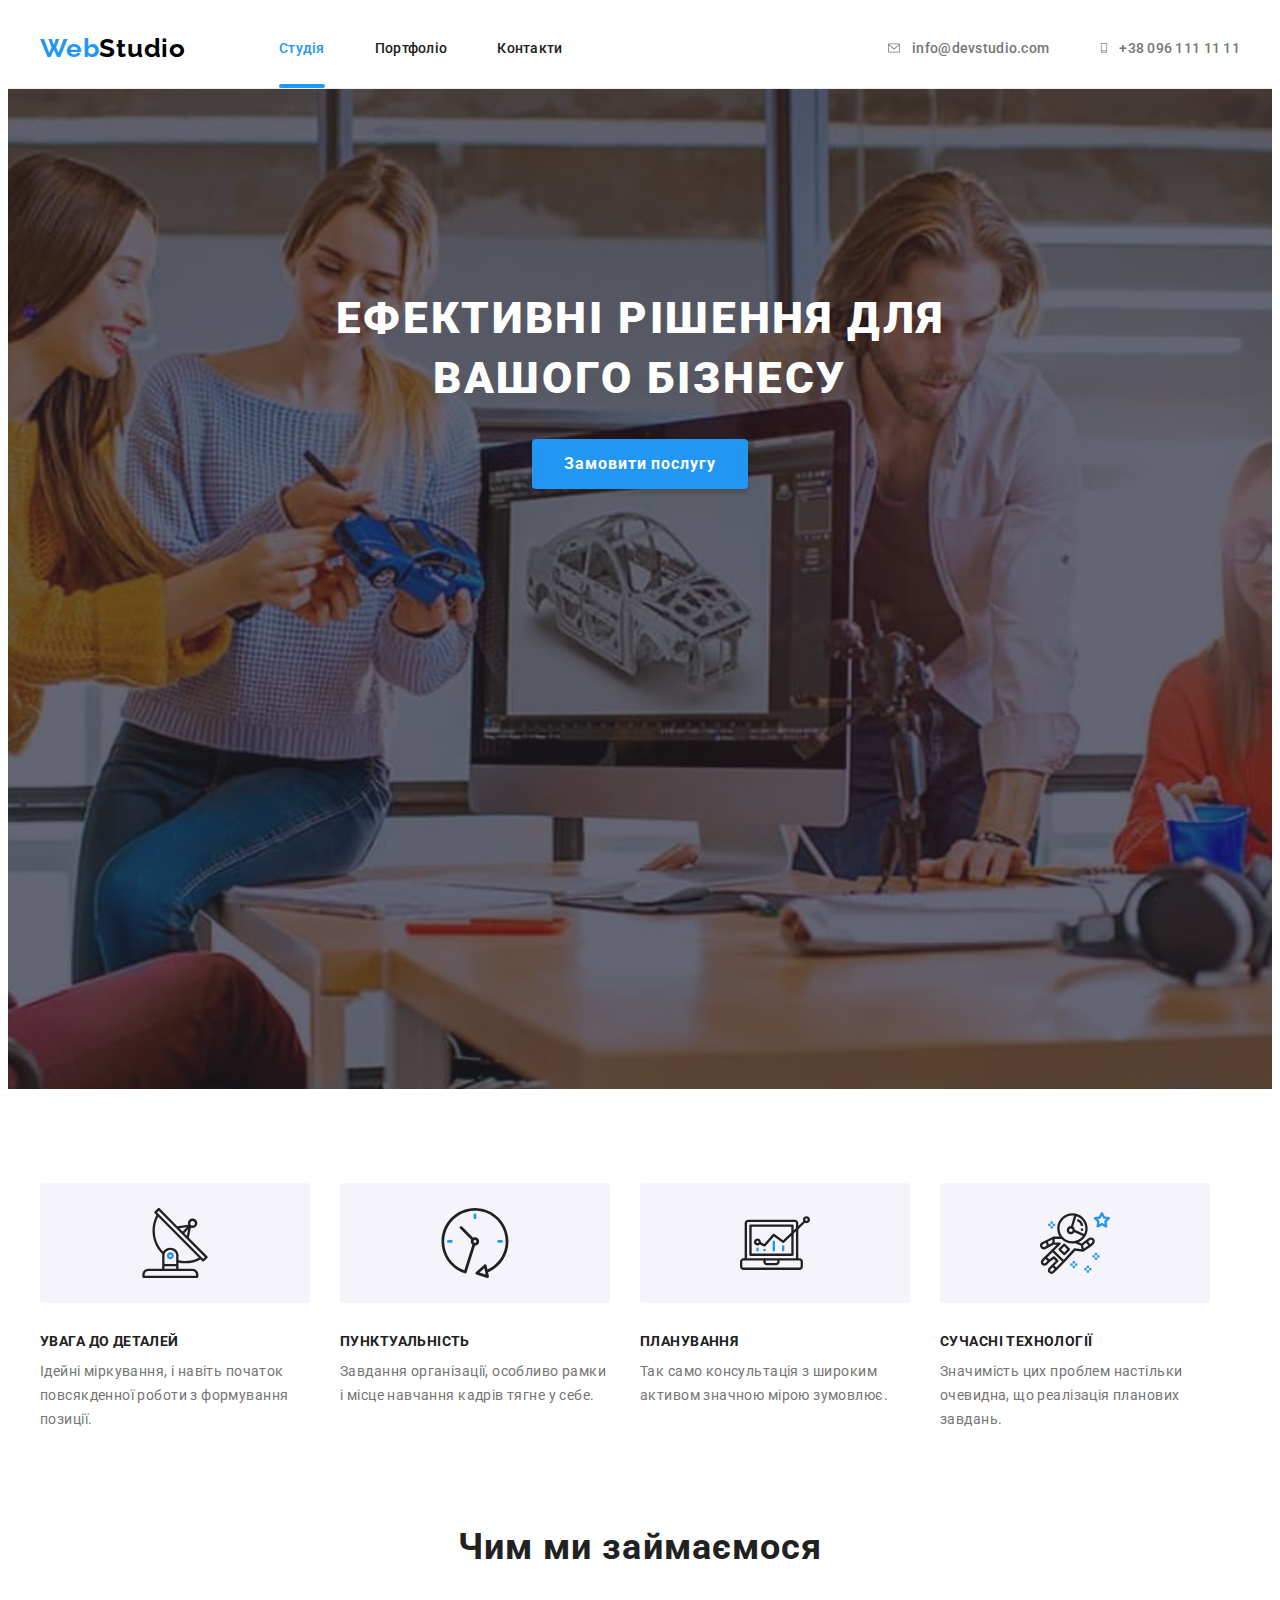
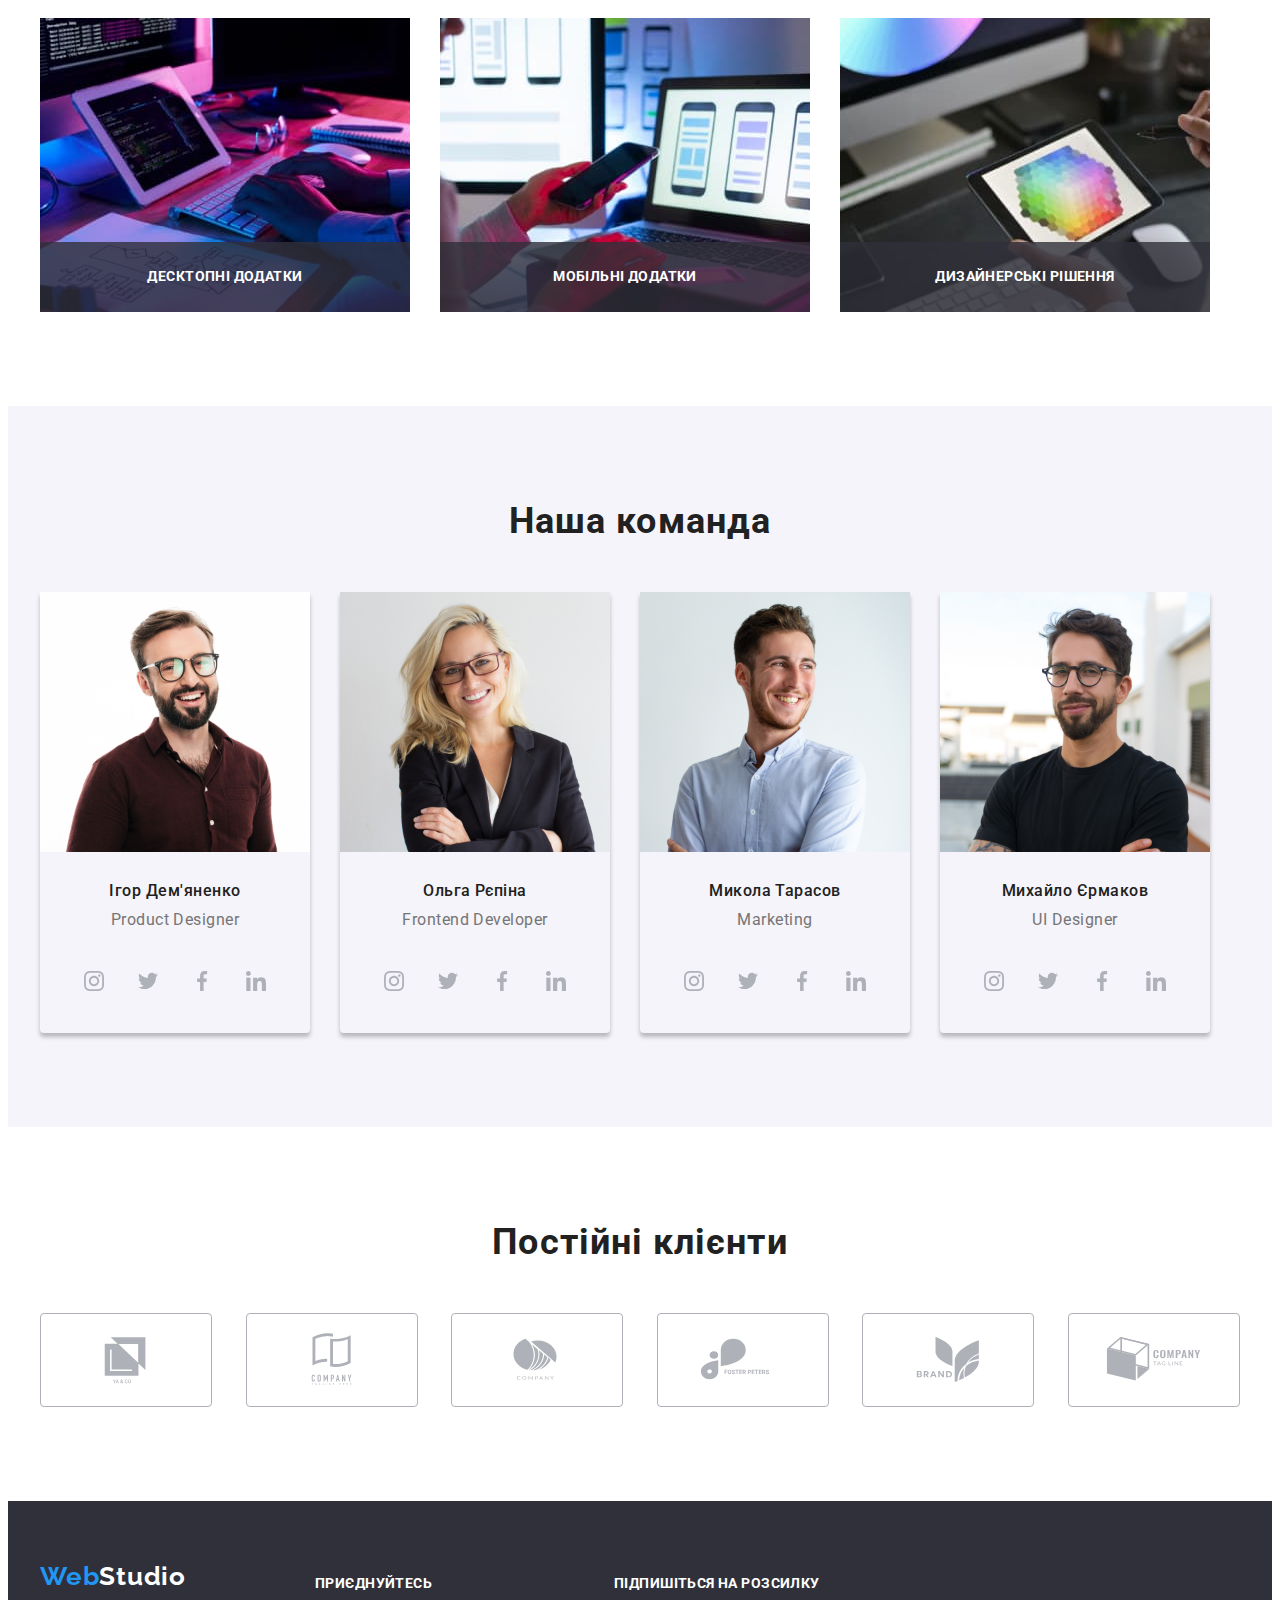
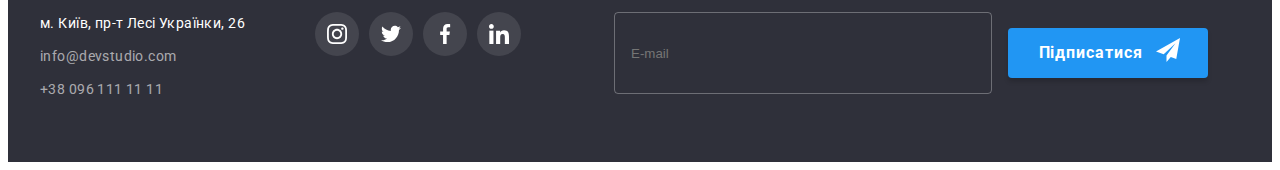
<file: index.html>
<!DOCTYPE html>
<html lang="uk">
<head>
    <meta charset="UTF-8">
    <meta name="viewport" content="width=device-width, initial-scale=1.0">
    <link rel="preconnect" href="https://fonts.googleapis.com">
    <link rel="preconnect" href="https://fonts.gstatic.com" crossorigin>
    <link href="https://fonts.googleapis.com/css2?family=Raleway:wght@700&family=Roboto:wght@400;500;700;900&display=swap"
    rel="stylesheet">
    <link rel="stylesheet" href="https://cdnjs.cloudflare.com/ajax/libs/modern-normalize/2.0.0/modern-normalize.min.css" integrity="sha512-4xo8blKMVCiXpTaLzQSLSw3KFOVPWhm/TRtuPVc4WG6kUgjH6J03IBuG7JZPkcWMxJ5huwaBpOpnwYElP/m6wg==" crossorigin="anonymous" referrerpolicy="no-referrer">
    <link rel="stylesheet" href="https://cdnjs.cloudflare.com/ajax/libs/animate.css/4.1.1/animate.min.css">
    <link href="https://unpkg.com/aos@2.3.1/dist/aos.css" rel="stylesheet">
    <link
    rel="stylesheet"
    href="https://cdnjs.cloudflare.com/ajax/libs/animate.css/4.1.1/animate.min.css">
    <link rel="stylesheet" href="./css/styles.css">
    <title>WebStudio</title>
</head>
<body>
    <header class="header">
        <div class="conteiner">
            <a href="" class="link"><span class="header-logo-web" lang="en">Web</span><span class="header-logo-studio" lang="en">Studio</span></a>
        <nav class="header-nav">
        <ul class="list site-nav">
            <li class="header-item"><a href="" class="header-link link current">Студія</a></li>
            <li class="header-item"><a href="./portfolio.html" class="header-link link page">Портфоліо</a></li>
            <li class="header-item"><a href="" class="header-link link page">Контакти</a></li>
        </ul>
        </nav>
        <div class="header-connect">
            <ul class="list">
                <li class="header-iteam">
                    <a href="mailto:info@devstudio.com" class="header-mail header-link link"><svg class="header-icon" width="16" height="12">
                        <use href="./images/icons.svg#icon-envelope-hover"></use>
                    </svg>info@devstudio.com</a>
                </li>
            </ul>

            <ul class="list">
                <li class="header-iteam">
                    <a href="tel:+380961111111"  class="header-tel header-link link"><svg class="header-icon" width="10" height="16">
                        <use href="./images/icons.svg#icon-smartphone"></use>
                    </svg>+38 096 111 11 11</a>
                </li>
            </ul>
        </div>
        </div>
    </header>
    <main>
        <section class="main overlay">
            <div class="conteiner">
            <h1 class="main-title">Ефективні рішення для <br>вашого бізнесу</h1>
            
            <button type="button" class="main-btn" data-modal-open>Замовити послугу</button>
            </div>
        </section>
        <section class="advantages">
            <div class="conteiner">
                <h2 class="visually-hidden">Наші переваги</h2>
            <ul class="advantages-list list">
                <li class="icon-attention">
                    <ul class="icon-list list">
                        <li class="icon-iteam"><a href="" class="icon-link"><svg class="icon-antenna-icon" width="70" height="70">
                                    <use href="./images/icons.svg#icon-antenna"></use>
                                </svg></a></li>
                    </ul>
                    <h3 class="advantages-title">УВАГА ДО ДЕТАЛЕЙ</h3>
                    <p class="advantages-text">Ідейні міркування, і навіть початок повсякденної роботи з формування позиції.</p>
                </li>
                <li class="icon-punctuality">
                    <ul class="icon-list list">
                        <li class="icon-iteam"><a href="" class="icon-link"><svg class="icon-antenna-icon" width="70" height="70">
                                    <use href="./images/icons.svg#icon-clock"></use>
                                </svg></a></li>
                    </ul>
                    <h3 class="advantages-title">ПУНКТУАЛЬНІСТЬ</h3>
                    <p class="advantages-text">Завдання організації, особливо рамки і місце навчання кадрів тягне у себе.</p>
                </li>
                <li class="icon-planning">
                    <ul class="icon-list list">
                        <li class="icon-iteam"><a href="" class="icon-link"><svg class="icon-antenna-icon" width="70" height="70">
                                    <use href="./images/icons.svg#icon-diagram"></use>
                                </svg></a></li>
                    </ul>
                    <h3 class="advantages-title">ПЛАНУВАННЯ</h3>
                    <p class="advantages-text">Так само консультація з широким активом значною мірою зумовлює.</p>
                </li>
                <li class="icon-technologies">
                    <ul class="icon-list list">
                        <li class="icon-iteam"><a href="" class="icon-link"><svg class="icon-antenna-icon" width="70" height="70">
                                    <use href="./images/icons.svg#icon-astronaut"></use>
                                </svg></a></li>
                    </ul>
                    <h3 class="advantages-title">СУЧАСНІ ТЕХНОЛОГІЇ</h3>
                    <p class="advantages-text">Значимість цих проблем настільки очевидна, що реалізація планових завдань.</p>
                </li>
            </ul>
        </div>
    </section>
        <section class="branch">
            <div class="conteiner">
                <h2>Чим ми займаємося</h2>
                <ul class="branch-list list">
                <li class="branch-img">
                    <div class="branch-conteiner">
                        <img width="370" src="./images/box1.jpg" alt="десктопні додатки">
                        <div class="branch-card">
                            <p class="branch-card-title">ДЕСКТОПНІ ДОДАТКИ</p>
                        </div>
                    </div>
                </li>
                <li class="branch-img">
                    <div class="branch-conteiner">
                        <img width="370" src="./images/box2.jpg" alt="мобільні додатки">
                        <div class="branch-card">
                            <p class="branch-card-title">МОБІЛЬНІ ДОДАТКИ</p>
                        </div>
                    </div>
                </li>
                <li class="branch-img">
                    <div class="branch-conteiner">
                        <img width="370" src="./images/box3.jpg" alt="дизайнерські рішення">
                        <div class="branch-card">
                            <p class="branch-card-title">ДИЗАЙНЕРСЬКІ РІШЕННЯ</p>
                        </div>
                    </div>
                </li>
            </ul>
                </div>
        </section>
        <section class="team">
            <div class="conteiner">
            <h2>Наша команда</h2>
            <ul class="team-list list">
            <li class="team-item">
                <img width="270" src="./images/photo1.jpg" alt="Дизайнер продукту">
                <h3 class="team-surname">Ігор Дем'яненко</h3>
                <p lang="en" class="team-position">Product Designer</p>
                <ul class="team-soc-list list">
                    <li class="team-soc-item"><a href="" class="team-soc-link"><svg class="team-soc-icon" width="20" height="20">
                        <use href="./images/icons.svg#icon-instagram"></use>
                    </svg></a></li>
                    <li class="team-soc-item"><a href="" class="team-soc-link"><svg class="team-soc-icon" width="20" height="20">
                        <use href="./images/icons.svg#icon-twitter"></use>
                    </svg></a></li>
                    <li class="team-soc-item"><a href="" class="team-soc-link"><svg class="team-soc-icon" width="20" height="20">
                        <use href="./images/icons.svg#icon-facebook"></use>
                    </svg></a></li>
                    <li class="team-soc-item"><a href="" class="team-soc-link"><svg class="team-soc-icon" width="20" height="20">
                        <use href="./images/icons.svg#icon-linkedin"></use>
                    </svg></a></li>
                </ul>
            </li>
            <li class="team-item">
                <img width="270" src="./images/photo2.jpg" alt="Фронтенд-розробник">
                <h3 class="team-surname">Ольга Рєпіна</h3>
                <p lang="en" class="team-position">Frontend Developer</p>
                <ul class="team-soc-list list">
                    <li class="team-soc-item"><a href="" class="team-soc-link"><svg class="team-soc-icon" width="20" height="20">
                        <use href="./images/icons.svg#icon-instagram"></use>
                    </svg></a></li>
                    <li class="team-soc-item"><a href="" class="team-soc-link"><svg class="team-soc-icon" width="20" height="20">
                        <use href="./images/icons.svg#icon-twitter"></use>
                    </svg></a></li>
                    <li class="team-soc-item"><a href="" class="team-soc-link"><svg class="team-soc-icon" width="20" height="20">
                        <use href="./images/icons.svg#icon-facebook"></use>
                    </svg></a></li>
                    <li class="team-soc-item"><a href="" class="team-soc-link"><svg class="team-soc-icon" width="20" height="20">
                        <use href="./images/icons.svg#icon-linkedin"></use>
                    </svg></a></li>
                </ul>
            </li>
            <li class="team-item">
                <img width="270" src="./images/photo3.jpg" alt="Маркетолог">
                <h3 class="team-surname">Микола Тарасов</h3>
                <p lang="en" class="team-position">Marketing</p>
                <ul class="team-soc-list list">
                    <li class="team-soc-item"><a href="" class="team-soc-link"><svg class="team-soc-icon" width="20" height="20">
                        <use href="./images/icons.svg#icon-instagram"></use>
                    </svg></a></li>
                    <li class="team-soc-item"><a href="" class="team-soc-link"><svg class="team-soc-icon" width="20" height="20">
                        <use href="./images/icons.svg#icon-twitter"></use>
                    </svg></a></li>
                    <li class="team-soc-item"><a href="" class="team-soc-link"><svg class="team-soc-icon" width="20" height="20">
                        <use href="./images/icons.svg#icon-facebook"></use>
                    </svg></a></li>
                    <li class="team-soc-item"><a href="" class="team-soc-link"><svg class="team-soc-icon" width="20" height="20">
                        <use href="./images/icons.svg#icon-linkedin"></use>
                    </svg></a></li>
                </ul>
            </li>
            <li class="team-item">
                <img width="270" src="./images/photo4.jpg" alt="Дизайнер інтерфейсу користувача">
                <h3 class="team-surname">Михайло Єрмаков</h3>
                <p lang="en" class="team-position">UI Designer</p>
                <ul class="team-soc-list list">
                    <li class="team-soc-item"><a href="" class="team-soc-link"><svg class="team-soc-icon" width="20" height="20">
                        <use href="./images/icons.svg#icon-instagram"></use>
                    </svg></a></li>
                    <li class="team-soc-item"><a href="" class="team-soc-link"><svg class="team-soc-icon" width="20" height="20">
                        <use href="./images/icons.svg#icon-twitter"></use>
                    </svg></a></li>
                    <li class="team-soc-item"><a href="" class="team-soc-link"><svg class="team-soc-icon" width="20" height="20">
                        <use href="./images/icons.svg#icon-facebook"></use>
                    </svg></a></li>
                    <li class="team-soc-item"><a href="" class="team-soc-link"><svg class="team-soc-icon" width="20" height="20">
                        <use href="./images/icons.svg#icon-linkedin"></use>
                    </svg></a></li>
                </ul>
            </li>
            </ul>
            </div>
        </section>
        <section class="clients">
            <div class="conteiner">
                <h2>Постійні клієнти</h2>
                <ul class="clients-list list">
                    <li class="clients-iteam">
                        <a href="" class="clients-link">
                            <svg class="clients-icon" width="106" height="60"><use href="./images/icons.svg#icon-Logo-1"></use></svg>
                        </a>
                    </li>
                    <li class="clients-iteam">
                        <a href="" class="clients-link">
                            <svg class="clients-icon" width="106" height="60"><use href="./images/icons.svg#icon-Logo-2"></use></svg>
                        </a>
                    </li>
                    <li class="clients-iteam">
                        <a href="" class="clients-link">
                            <svg class="clients-icon" width="106" height="60"><use href="./images/icons.svg#icon-Logo-3"></use></svg>
                        </a>
                    </li>
                    <li class="clients-iteam">
                        <a href="" class="clients-link">
                            <svg class="clients-icon" width="106" height="60"><use href="./images/icons.svg#icon-Logo-4"></use></svg>
                        </a>
                    </li>
                    <li>
                        <a href="" class="clients-link">
                            <svg class="clients-icon" width="106" height="60"><use href="./images/icons.svg#icon-Logo-5"></use></svg>
                        </a>
                    </li>
                    <li>
                        <a href="" class="clients-link">
                            <svg class="clients-icon" width="106" height="60"><use href="./images/icons.svg#icon-Logo-6"></use></svg>
                        </a>
                    </li>
                </ul>
            </div>
        </section>
    </main>
    <footer class="footer-color">
        <div class="contact-wrap">
        <div class="conteiner">
            <section class="footer-contacts">
                <h2 class="visually-hidden">Контакти</h2>
        <a href="" class="link"><span class="footer-logo-web" lang="en">Web</span><span class="footer-logo-studio" lang="en">Studio</span></a>
        <address>
            <ul class="list">
                <li><a href="https://maps.app.goo.gl/wjjJRcW7eADKbt6P9" target="_blank" rel="noopener, noindex, nofollow" class="footer-address link">м. Київ, пр-т Лесі Українки, 26</a></li>
                <li><a href="mailto:info@devstudio.com" class="footer-mail link">info@devstudio.com</a></li>
                <li><a href="tel:+380961111111" class="footer-tel link">+38 096 111 11 11</a></li>
            </ul>
        </address>
            </section>


        <section class="footer-soc-section">
        <h2 class="footer-soc-title">ПРИЄДНУЙТЕСЬ</h2>
        <ul class="footer-soc-list list">
            <li>
                <a href="" class="footer-soc-link">
                    <svg class="footer-soc-icon" width="20" height="20">
                        <use href="./images/icons.svg#icon-instagram"></use>
                    </svg>
                </a>
            </li>
            <li>
                <a href="" class="footer-soc-link">
                    <svg class="footer-soc-icon" width="20" height="20">
                        <use href="./images/icons.svg#icon-twitter"></use>
                    </svg>
                </a>
            </li>
            <li>
                <a href="" class="footer-soc-link">
                    <svg class="footer-soc-icon" width="20" height="20">
                        <use href="./images/icons.svg#icon-facebook"></use>
                    </svg>
                </a>
            </li>
            <li>
                <a href="" class="footer-soc-link">
                    <svg class="footer-soc-icon" width="20" height="20">
                        <use href="./images/icons.svg#icon-linkedin"></use>
                    </svg>
                </a>
            </li>
        </ul>
        </section>


        <section class="footer-newsletter">
            <form action="">
                <label for="name">
            <h2 class="footer-newsletter-title">ПІДПИШІТЬСЯ НА РОЗСИЛКУ</h2>
                </label>
                <input placeholder="E-mail" type="email" name="email" id="name" class="footer-newsletter-window">
                <button type="submit" class="footer-btn">Підписатися
                    <svg class="icon-newsletter" width="24" height="24"><use href="./images/icons.svg#icon-newsletter"></use>
                    </svg>
                </button>
            </form>
    </address>
        </section>
    </div>
    </div>
    </footer>
    


    <div class="backdrop is-hidden" data-modal data-aos="fade-down">
        <div class="modal">
            <button data-modal-close type="button" class="modal-close-btn">X</button>
            <p class="modal-title">Залиште свої дані, ми вам передзвонимо</p>
            <form>
                <label class="modal-label">Ім'я
                    <div class="modal-input-wrap">
                <input 
                type="text" 
                name="user-name" 
                required 
                minlength="2" 
                class="modal-input">
                <svg class="input-icon" weight="18" height="18">
                    <use href="./images/icons.svg#icon-person"></use>
                </svg>
            </div>
            </label>
            <label class="modal-label">Телефон
                <div class="modal-input-wrap">
            <input 
                type="tel" 
                name="user-tel" 
                required
                pattern="[\+]\d{3}[\(]\d{2}[\)]\d{3}[\-]\d{2}[\-]\d{2}"
                title="+380(93)111-11-11"
                class="modal-input">
                <svg class="input-icon" weight="18" height="18">
                    <use href="./images/icons.svg#icon-phone"></use>
                </svg>
                </div>
                </label>
                <label class="modal-label">Пошта
                    <div class="modal-input-wrap">
                <input 
                type="email" 
                name="user-email" 
                required 
                class="modal-input">
                <svg class="input-icon" weight="18" height="18">
                    <use href="./images/icons.svg#icon-email"></use>
                </svg>
                </div>
                </label>
                <label class="modal-label">Коментар
                    <div class="modal-input-wrap">
                    <textarea 
                    name="user-text" 
                    id="user-text" 
                    placeholder="Введіть текст" 
                    class="modal-comment"></textarea>
                    </div>
                </label>
                <label class="modal-contract">
                <input type="checkbox">Погоджуюся з розсилкою та приймаю <a href=""> Умови договору</a>
            </label>
            <button type="submit" class="submit">Відправити</button>
        </form>
        </div>
    </div>
    <script src="./js/modal.js"></script>

    <script src="https://unpkg.com/aos@2.3.1/dist/aos.js"></script>
    <script>
    AOS.init();
    </script>
</body>
</html>
</file>
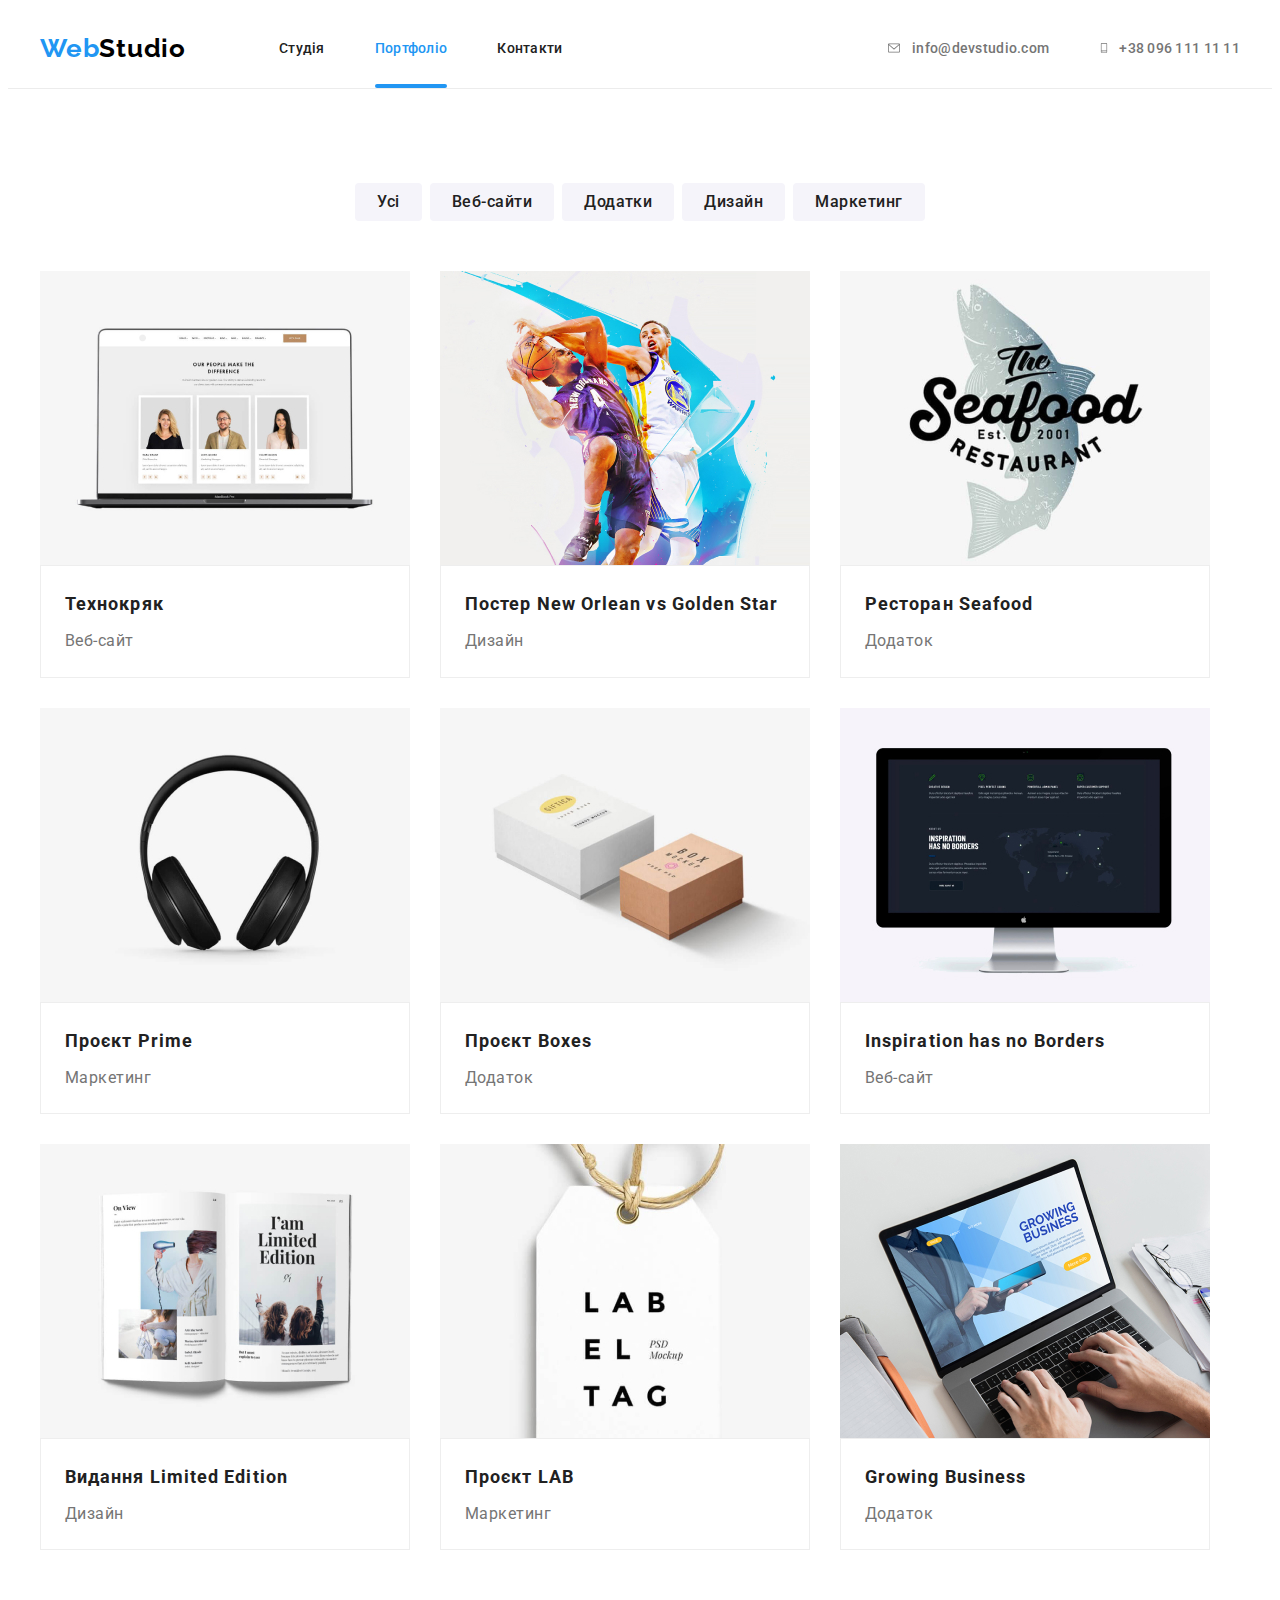
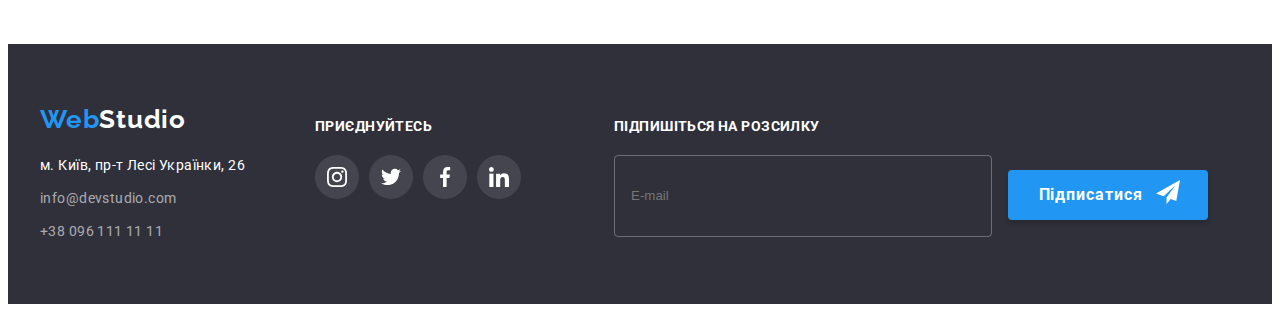
<file: portfolio.html>
<!DOCTYPE html>
<html lang="uk">
<head>
    <meta charset="UTF-8">
    <meta name="viewport" content="width=device-width, initial-scale=1.0">
    <link rel="preconnect" href="https://fonts.googleapis.com">
    <link rel="preconnect" href="https://fonts.gstatic.com" crossorigin>
    <link href="https://fonts.googleapis.com/css2?family=Raleway:wght@700&family=Roboto:wght@400;500;700;900&display=swap"
    rel="stylesheet">
    <link rel="stylesheet" href="https://cdnjs.cloudflare.com/ajax/libs/modern-normalize/2.0.0/modern-normalize.min.css" integrity="sha512-4xo8blKMVCiXpTaLzQSLSw3KFOVPWhm/TRtuPVc4WG6kUgjH6J03IBuG7JZPkcWMxJ5huwaBpOpnwYElP/m6wg==" crossorigin="anonymous" referrerpolicy="no-referrer">
    <link rel="stylesheet" href="https://cdnjs.cloudflare.com/ajax/libs/animate.css/4.1.1/animate.min.css">
    <link href="https://unpkg.com/aos@2.3.1/dist/aos.css" rel="stylesheet">
    <link
    rel="stylesheet"
    href="https://cdnjs.cloudflare.com/ajax/libs/animate.css/4.1.1/animate.min.css">
    <link rel="stylesheet" href="./css/styles.css">
    <title>WebStudio</title>
    </head>
<body>
    <header class="header">
        <div class="conteiner">
            <a href="" class="link"><span class="header-logo-web" lang="en">Web</span><span class="header-logo-studio" lang="en">Studio</span></a>
        <nav class="header-nav">
        <ul class="list site-nav">
            <li class="header-item"><a href="./index.html" class="header-link link page">Студія</a></li>
            <li class="header-item"><a href="" class="header-link link current">Портфоліо</a></li>
            <li class="header-item"><a href="" class="header-link link page">Контакти</a></li>
        </ul>
    </nav>
    <div class="header-connect">
        <ul class="list">
            <li class="header-iteam">
                <a href="mailto:info@devstudio.com" class="header-mail header-link link"><svg class="header-icon" width="16" height="12">
                    <use href="./images/icons.svg#icon-envelope-hover"></use>
                </svg>info@devstudio.com</a>
            </li>
        </ul>

        <ul class="list">
            <li class="header-iteam">
                <a href="tel:+380961111111"  class="header-tel header-link link"><svg class="header-icon" width="10" height="16">
                    <use href="./images/icons.svg#icon-smartphone"></use>
                </svg>+38 096 111 11 11</a>
            </li>
        </ul>
    </div>
    </div>
</header>
    <main>
        <section class="portfolio conteiner">
            <div class="portfolio-filter">
            <ul class="list">
                <li class="portfolio-iteam"><button class="portfolio-btn" type="button">Усі</button></li>
                <li class="portfolio-iteam"><button class="portfolio-btn" type="button">Веб-сайти</button></li>
                <li class="portfolio-iteam"><button class="portfolio-btn" type="button">Додатки</button></li>
                <li class="portfolio-iteam"><button class="portfolio-btn" type="button">Дизайн</button></li>
                <li class="portfolio-iteam"><button class="portfolio-btn" type="button">Маркетинг</button></li>
            </ul>
            </div>
            <h1 class="visually-hidden">Портфоліо</h1>
            <ul class="list flex-conteiner">
                    <li class="flex-element card">
                    <div class="card-img"><img width="370" src="./images/portfolio-1.jpg" alt="Технокряк">
                        <p class="card-action-title">Ресурс пропонує комплексні пропозиції з різним рівнем функціоналу та сервісів. Все це дозволить відвідувачу отримати вичерпні відомості про компанію чи приватну особу.</p>
                </div>
                    <div class="portfolio-conteiner">
                    <h2>Технокряк</h2>
                    <p class="portfolio-title">Веб-сайт</p>
                    </div>
                </li>
                <li class="flex-element">
                    <img width="370" src="./images/portfolio-2.jpg" alt="Постер New Orlean vs Golden Star">
                    <div class="portfolio-conteiner">
                    <h2>Постер <span lang="en">New Orlean vs Golden Star</span></h2>
                    <p class="portfolio-title">Дизайн</p>
                    </div>
                </li>
                <li class="flex-element">
                    <img width="370" src="./images/portfolio-3.jpg" alt="Ресторан Seafood">
                    <div class="portfolio-conteiner">
                    <h2>Ресторан <span lang="en">Seafood</span></h2>
                    <p class="portfolio-title">Додаток</p>
                    </div>
                </li>
                <li class="flex-element">
                    <img width="370" src="./images/portfolio-4.jpg" alt="Проєкт Prime">
                    <div class="portfolio-conteiner">
                    <h2>Проєкт <span lang="en">Prime</span></h2>
                    <p class="portfolio-title">Маркетинг</p>
                    </div>
                </li>
                <li class="flex-element">
                    <img width="370" src="./images/portfolio-5.jpg" alt="Проєкт Boxes">
                    <div class="portfolio-conteiner">
                    <h2>Проєкт <span lang="en">Boxes</span></h2>
                    <p class="portfolio-title">Додаток</p>
                    </div>
                </li>
                <li class="flex-element">
                    <img width="370" src="./images/portfolio-6.jpg" alt="Inspiration has no Borders">
                    <div class="portfolio-conteiner">
                    <h2 lang="en">Inspiration has no Borders</h2>
                    <p class="portfolio-title">Веб-сайт</p>
                    </div>
                </li>
                <li class="flex-element">
                    <img width="370" src="./images/portfolio-7.jpg" alt="Видання Limited Edition">
                    <div class="portfolio-conteiner">
                    <h2>Видання <span lang="en">Limited Edition</span></h2>
                    <p class="portfolio-title">Дизайн</p>
                    </div>
                </li>
                <li class="flex-element">
                    <img width="370" src="./images/portfolio-8.jpg" alt="Проєкт LAB">
                    <div class="portfolio-conteiner">
                    <h2>Проєкт <span lang="en">LAB</span></h2>
                    <p class="portfolio-title">Маркетинг</p>
                    </div>
                </li>
                <li class="flex-element">
                    <img width="370" src="./images/portfolio-9.jpg" alt="Growing Business">
                    <div class="portfolio-conteiner">
                    <h2 lang="en">Growing Business</h2>
                    <p class="portfolio-title">Додаток</p>
                    </div>
                </li>
            </ul>
        </section>
    </main>
    <footer class="footer-color">
        <div class="contact-wrap">
        <div class="conteiner">
            <section class="footer-contacts">
                <h2 class="visually-hidden">Контакти</h2>
        <a href="" class="link"><span class="footer-logo-web" lang="en">Web</span><span class="footer-logo-studio" lang="en">Studio</span></a>
        <address>
            <ul class="list">
                <li><a href="https://maps.app.goo.gl/wjjJRcW7eADKbt6P9" target="_blank" rel="noopener, noindex, nofollow" class="footer-address link">м. Київ, пр-т Лесі Українки, 26</a></li>
                <li><a href="mailto:info@devstudio.com" class="footer-mail link">info@devstudio.com</a></li>
                <li><a href="tel:+380961111111" class="footer-tel link">+38 096 111 11 11</a></li>
            </ul>
        </address>
            </section>


        <section class="footer-soc-section">
        <h2 class="footer-soc-title">ПРИЄДНУЙТЕСЬ</h2>
        <ul class="footer-soc-list list">
            <li>
                <a href="" class="footer-soc-link">
                    <svg class="footer-soc-icon" width="20" height="20">
                        <use href="./images/icons.svg#icon-instagram"></use>
                    </svg>
                </a>
            </li>
            <li>
                <a href="" class="footer-soc-link">
                    <svg class="footer-soc-icon" width="20" height="20">
                        <use href="./images/icons.svg#icon-twitter"></use>
                    </svg>
                </a>
            </li>
            <li>
                <a href="" class="footer-soc-link">
                    <svg class="footer-soc-icon" width="20" height="20">
                        <use href="./images/icons.svg#icon-facebook"></use>
                    </svg>
                </a>
            </li>
            <li>
                <a href="" class="footer-soc-link">
                    <svg class="footer-soc-icon" width="20" height="20">
                        <use href="./images/icons.svg#icon-linkedin"></use>
                    </svg>
                </a>
            </li>
        </ul>
        </section>


        <section class="footer-newsletter">
            <form action="">
                <label for="name">
            <h2 class="footer-newsletter-title">ПІДПИШІТЬСЯ НА РОЗСИЛКУ</h2>
                </label>
                <input placeholder="E-mail" type="email" name="email" id="name" class="footer-newsletter-window">
                <button type="submit" class="footer-btn">Підписатися
                    <svg class="icon-newsletter" width="24" height="24"><use href="./images/icons.svg#icon-newsletter"></use>
                    </svg>
                </button>
            </form>
    </address>
        </section>
    </div>
    </div>
    </footer>
</body>
</html>
</file>
<file: css/styles.css>
:root {
    --accent-color: #2196F3;
    --footer-address: #FFFFFF;
    --footer-mail-tel: #FFFFFF99;
    --header-dark-text: #212121;
    --main-background: #2F303A;
    --primary-text-color: #757575;
    --studio-secondary-text-color: #000000;
    --surname: #212121;
    --portfolio-secondary-text-color: #212121;
    --light-color: #FFFFFF;
    --icon-backgraund: #F5F4FA;
    --footer-backgraund: #2F303A;
    --icon-color: #AFB1B8;
}

body {
    font-family: Roboto, Tahoma, sans-serif;
    color: #212121;
    /* padding-top: 80px; */
}

p,
h1,
h2,
h3,
h4,
h5,
h6 {
    margin: 0;
}

ul,
ol {
    padding-left: 0;
    margin: 0;
}

button {
    cursor: pointer;
}

img {
    display: block;
}

.list {
    list-style: none;
}

.link {
    text-decoration: none;
}

.conteiner {
    width: 1200px;
    padding-left: 15px;
    padding-right: 15px;
    margin: 0 auto;
}

.visually-hidden {
    position: absolute;
    width: 1px;
    height: 1px;
    margin: -1px;
    border: 0;
    padding: 0;
    white-space: nowrap;
    clip-path: inset(100%);
    clip: rect(0 0 0 0);
    overflow: hidden;
}




/* -------------------------------HEADER------------------------------- */



.header {
    /* position: fixed;
    width: 100%;
    top: 0;
    left: 0; */
    border-bottom: 1px solid #ECECEC;
    background-color: #FFFFFF;
    min-height: 80px;
}

.header .conteiner {
    display: flex;
    align-items: center;
}

.header-logo-web {
    font-family: Raleway, Tahoma, sans-serif;
    font-weight: 700;
    font-size: 26px;
    letter-spacing: 0.03em;
    line-height: 1.17;
    color: var(--accent-color);
}

.header-logo-studio {
    margin-right: 93px;
    
    font-family: Raleway, Tahoma, sans-serif;
    font-weight: 700;
    font-size: 26px;
    letter-spacing: 0.03em;
    line-height: 1.17;
    color: var(--studio-secondary-text-color);
}

.header-logo-web,
.header-logo-studio {
    padding-top: 24px;
    padding-bottom: 25px;
}

.site-nav {
    display: flex;
    margin-right: auto;
}

.site-nav li {
    margin-right: 50px;
}

.header-link {
    display: block;
    padding: 32px 0;

    font-size: 14px;
    font-weight: 500;
    line-height: 1.17;
    letter-spacing: 0.02em;
    color: var(--header-dark-text);

    transition: color 250ms cubic-bezier(0.4, 0, 0.2, 1);
}

.header-link:hover, 
.header-link:focus {
    color: var(--accent-color);
}

.studio {
    padding: 32px 0;
}

.header-item {
    content: "";
    position: relative;
}

.current {
    color: var(--accent-color);
}

.header-item .current::after {
    content: "";
    position: absolute;
    display: block;
    width: 100%;
    height: 4px;
    background-color: var(--accent-color);
    border-radius: 2px;
    left: 0;
    bottom: 0;
    transition: color 250ms cubic-bezier(0.4, 0, 0.2, 1);
}

.header-item .page::after {
    content: "";
    display: block;
    width: 0%;
    height: 4px;
    background-color: var(--accent-color);
    border-radius: 2px;
    position: absolute;
    left: 0;
    bottom: 0;
    transition: color 250ms cubic-bezier(0.4, 0, 0.2, 1);
}

/* .header-link:active {
    color: var(--accent-color);
} */

.header-connect {
    margin-left: auto;
    display: flex;
}

.header-tel, 
.header-mail {
    display: inline-flex;
    align-items: center;

    font-size: 14px;
    font-weight: 500;
    line-height: 1.17;
    letter-spacing: 0.02em;
    color: var(--primary-text-color);

    transition: color 250ms cubic-bezier(0.4, 0, 0.2, 1);
}

.header-tel {
margin-left: 50px;
}

.header-tel:hover,
.header-mail:hover,
.header-tel:focus,
.header-mail:focus {
    color: var(--accent-color);
}

.header-icon {
    background-color: #FFFFFF;
    justify-content: center;
    align-items: center;
    fill: currentColor;
    margin-right: 10px;
}

/* 
.header-mail:active,
.header-tel:active {
    color: var(--accent-color);
} 
*/



/* -------------------------------MAIN------------------------------- */



.main { 
    background-color: var(--main-background);

    padding: 200px 0 200px 0;
}

.overlay {
    max-width: 1600px;
    height: 600px;
    margin-left: auto;
    margin-right: auto;
    background-image: linear-gradient(
        to right,
        rgba(47, 48, 58, 0.4),
        rgba(47, 48, 58, 0.4)),
    url(../images/background-img.jpg);
    background-repeat: no-repeat;
    background-position: center;
    background-size: cover;
}

.main-title {
    margin-bottom: 30px;

    font-family: Roboto;
    font-size: 44px;
    font-weight: 900;
    line-height: 1.36;
    letter-spacing: 0.06em;
    text-align: center;
    text-transform: uppercase;
    color: var(--light-color);
}

.main-btn {
    padding: 10px 32px;
    margin-left: auto;
    margin-right: auto;
    display: flex;

    font-family: inherit;
    font-size: 16px;
    font-weight: 700;
    line-height: 1.86;
    letter-spacing: 0.06em;
    text-align: center;
    color: var(--light-color);
    background-color: var(--accent-color);
    border-radius: 4px;
    box-shadow: 0px 4px 4px 0px rgba(0, 0, 0, 0.15);
    border: 0;
}



/* -------------------------------advantages------------------------------- */



.advantages {
    padding: 94px 0 94px 0;
}

.advantages-list {
    display: flex;
}

.advantages-list li {
    width: 270px;
    margin-right: 30px;
}

.advantages-list li:nth-child(4) {
    margin-right: 0;
}

.advantages-title {
    margin-bottom: 10px;

    font-size: 14px;
    font-weight: 700;
    line-height: 1.17;
    letter-spacing: 0.03em;
    text-align: left;
    color: var(--portfolio-secondary-text-color);
}

.icon-link {
    width: 270px;
    height: 120px;
    background-color: #F5F4FA;
    border-radius: 4px;
    display: flex;
    justify-content: center;
    align-items: center;
    margin-bottom: 30px;
}

.advantages-text {
    font-size: 14px;
    font-weight: 400;
    line-height: 1.71;
    letter-spacing: 0.03em;
    text-align: left;
    color: var(--primary-text-color);
}



/* -------------------------------BRANCH------------------------------- */



.branch {
    padding-bottom: 94px;
}

.branch-list {
    display: flex;
}

.branch h2 {
    margin-bottom: 50px;

    font-size: 36px;
    font-weight: 700;
    line-height: 1.17;
    letter-spacing: 0.03em;
    text-align: center;
    color: var(--portfolio-secondary-text-color);
}

.branch-img {
    margin-right: 30px;
}

.branch-conteiner {
    position: relative;
}

.branch-card-title {
    content: "";
    position: absolute;
    bottom: 0;
    font-family: 'Roboto';
    font-weight: 700;
    font-size: 14px;
    line-height: 1.14;
    letter-spacing: 0.03em;
    text-align: center;
    color: rgb(255, 255, 255);
    background-color: rgba(47, 48, 58, 0.8);
    padding-top: 27px;
    padding-bottom: 27px;
    width: 100%;
}


/* -------------------------------TEAM------------------------------- */



.team {
    padding-top: 94px;
    padding-bottom: 94px;

    background: var(--icon-backgraund);
}

.team-list {
    display: flex;
}

.team-list > li {
    box-shadow: 0 4px 4px 0 rgba(0, 0, 0, 0.25);
    border-radius: 0px 0px 4px 4px;
}

.team h2 {
    margin-bottom: 50px;

    font-size: 36px;
    font-weight: 700;
    line-height: 1.17;
    letter-spacing: 0.03em;
    text-align: center;
    color: var(--portfolio-secondary-text-color);
}

.team-surname {
    margin-top: 30px;

    font-size: 16px;
    font-weight: 500;
    line-height: 1.17;
    letter-spacing: 0.03em;
    text-align: center;
    color: var(--surname);
}

.team-position {
    margin-top: 10px;
    margin-bottom: 30px;
    
    font-size: 16px;
    font-weight: 400;
    line-height: 1.17;
    letter-spacing: 0.03em;
    text-align: center;
    color: var(--primary-text-color);
}

.team-item:not(:last-child) {
    margin-right: 30px;
}

.team-soc-list {
    display: flex;
    justify-content: center;
    margin-bottom: 30px;
}

.team-soc-link {
    width: 44px;
    height: 44px;
    background-color: var(--icon-backgraund);
    border-radius: 50%;
    display: flex;
    justify-content: center;
    align-items: center;

    transition: background-color 250ms cubic-bezier(0.4, 0, 0.2, 1), fill 250ms cubic-bezier(0.4, 0, 0.2, 1);
}

.team-soc-link:hover {
    background-color: var(--accent-color);
}

.team-soc-item:not(:last-child) {
    margin-right: 10px;
}

.team-soc-icon {
    fill: var(--icon-color);
}

.team-soc-link:hover .team-soc-icon {
    fill: var(--light-color);
}



/* -------------------------------CLIENTS------------------------------- */


.clients {
    padding-top: 94px;
    padding-bottom: 94px;
}

.clients h2 {
    margin-bottom: 50px;

    font-size: 36px;
    font-weight: 700;
    line-height: 1.17;
    letter-spacing: 0.03em;
    text-align: center;
    color: var(--portfolio-secondary-text-color);
}

.clients-link {
    width: 170px;
    height: 92px;
    border: 1px solid rgb(175, 177, 184);
    border-radius: 4px;
    display: flex;
    justify-content: center;
    align-items: center;

    transition: border 250ms cubic-bezier(0.4, 0, 0.2, 1);
}

.clients-link:hover,
.clients-link:focus {
    border: 1px solid var(--accent-color);
}

.clients-list {
    display: flex;
    justify-content: space-between;
}

.clients-icon {
    fill: var(--icon-color);

    transition: fill 250ms cubic-bezier(0.4, 0, 0.2, 1);
}

.clients-icon:hover,
.clients-icon:focus {
    fill: var(--accent-color);
}



/* -------------------------------FOOTER------------------------------- */



.footer-color {
    padding-top: 60px;
    padding-bottom: 60px;

    background: var(--footer-backgraund);
}

.footer-logo-web {
    font-family: Raleway, Tahoma, sans-serif;
    font-weight: 700;
    font-size: 26px;
    letter-spacing: 0.03em;
    line-height: 1.17;
    text-align: left;
    color: var(--accent-color);
}

.footer-logo-studio {
    font-family: Raleway, Tahoma, sans-serif;
    font-weight: 700;
    font-size: 26px;
    letter-spacing: 0.03em;
    line-height: 1.17;
    text-align: left;
    color: var(--light-color);
}

.footer-address {
    display: inline-block;
    margin-top: 20px;

    font-size: 14px;
    font-weight: 400;
    line-height: 1.71;
    letter-spacing: 0.03em;
    text-align: left;
    font-style: normal;
    color: var(--footer-address);

    transition: color 250ms cubic-bezier(0.4, 0, 0.2, 1);
}

.footer-mail, .footer-tel {
    display: inline-block;
    margin-top: 9px;

    font-size: 14px;
    font-weight: 400;
    line-height: 1.71;
    letter-spacing: 0.03em;
    text-align: left;
    font-style: normal;
    color: var(--footer-mail-tel);

    transition: color 250ms cubic-bezier(0.4, 0, 0.2, 1);
}

.footer-address:hover,
.footer-address:focus,
.footer-mail:hover,
.footer-mail:focus,
.footer-tel:hover,
.footer-tel:focus {
    color: var(--accent-color);
}

.contact-wrap .conteiner {
    display: flex;
}

.footer-soc-title,
.footer-newsletter-title {
    font-family: Roboto, Tahoma, sans-serif; 
    font-size: 700;
    font-size: 14px;
    line-height: 1.14;
    letter-spacing: 0.03em;
    text-align: left;
    color: rgb(255, 255, 255);
    margin-top: 15px;
    margin-bottom: 20px;
}

.footer-soc-sectio {
    padding-left: 75px;
}

.footer-contacts {
    margin-right: 70px;
}

.footer-soc-list {
    margin-top: 20px;
    display: flex;
}

.footer-soc-link {
    width: 44px;
    height: 44px;
    border-radius: 50%;
    background-color: rgba(255, 255, 255, 0.1);
    display: flex;
    justify-content: center;
    align-items: center;

    transition: background-color 250ms cubic-bezier(0.4, 0, 0.2, 1);
}

.footer-soc-link:hover, 
.footer-soc-link:focus {
    background-color: var(--accent-color);
}

.footer-soc-icon {
    fill: var(--light-color);
}

.footer-soc-list li:not(:last-child) {
    margin-right: 10px;
}

.footer-newsletter {
    margin-left: 93px;
}

.footer-newsletter-window {
    width: 358px;
    height: 50px;
    background-color: transparent;
    margin-right: 12px;
    padding-top: 15px;
    padding-left: 16px;
    padding-bottom: 15px;

    border-radius: 4px;
    border: 1px solid rgb(255, 255, 255, 0.3);
    /* transition: border 250ms cubic-bezier(0.4, 0, 0.2, 1); */
}

.footer-btn {
    display: inline-flex;
    padding: 10px 28px 10px 30.5px;

    font-family: inherit;
    font-size: 16px;
    font-weight: 700;
    line-height: 1.86;
    letter-spacing: 0.06em;
    text-align: center;
    color: var(--light-color);
    background-color: rgb(33, 150, 243);
    border-radius: 4px;
    border: 0;
    box-shadow: 0 4px 4px 0 rgba(0, 0, 0, 0.15);
    transition: box-shadow 250ms cubic-bezier(0.4, 0, 0.2, 1),
}

.icon-newsletter {
    justify-content: center;
    align-items: center;
    fill: currentColor;
    margin-left: 12.5px;
}







/* --------------------------------------------------------------------
-------------------------------PORTFOLIO-------------------------------
----------------------------------------------------------------------- */

/* -------------------------------PORTFOLIO------------------------------- */



.portfolio {
    padding-top: 94px;
    padding-bottom: 94px;
}

.portfolio-filter {
    margin-bottom: 50px;
}

.portfolio-filter ul {
    display: flex;
    justify-content: center;
}

.portfolio-iteam:not(:last-child) {
    margin-right: 8px;
}

.portfolio-btn {
    padding: 6px 22px;
    border: transparent;
    border-radius: 4px;
}

.portfolio button {
    font-family: inherit;
    font-size: 16px;
    font-weight: 500;
    line-height: 1.63;
    letter-spacing: 0.03em;
    text-align: center;
    color: var(--portfolio-secondary-text-color);
    background-color: var(--icon-backgraund);
}

.portfolio-iteam button {
transition: 
background-color 250ms cubic-bezier(0.4, 0, 0.2, 1),
color 250ms cubic-bezier(0.4, 0, 0.2, 1),
box-shadow 250ms cubic-bezier(0.4, 0, 0.2, 1);
}

.portfolio-iteam button:hover,
.portfolio-iteam button:focus {
    background-color: var(--accent-color);
    color: var(--light-color);

    padding: 6px 25px;
    box-shadow: 
    0 2px 2px 0 rgba(0, 0, 0, 0.12),
    0 1px 2px 0 rgba(0, 0, 0, 0.08), 
    0 3px 1px 0 rgba(0, 0, 0, 0.1);
}

.portfolio-conteiner {
    padding: 20px 24px;
    border: 1px solid #EEEEEE;
}

.portfolio h2 {
    margin-bottom: 4px;

    font-size: 18px;
    font-weight: 700;
    line-height: 2;
    letter-spacing: 0.06em;
    text-align: left;
    color: var(--portfolio-secondary-text-color);
}

.portfolio-title {
    font-size: 16px;
    font-weight: 400;
    line-height: 1.88;
    letter-spacing: 0.03em;
    text-align: left;
    color: var(--primary-text-color);
}

.flex-conteiner {
    display: flex;
    flex-wrap: wrap;
}

.flex-element:hover {
    box-shadow: 
    1px 4px 6px 0 rgba(0, 0, 0, 0.16),
    0 4px 4px 0 rgba(0, 0, 0, 0.06),
    0 1px 1px 0 rgba(0, 0, 0, 0.12);
}

.flex-element {
    width: 370px;
    margin-right: 30px;
    margin-bottom: 30px;
    
    transition: box-shadow 250ms cubic-bezier(0.4, 0, 0.2, 1);
}

.flex-element:nth-child(3n) {
    margin-right: 0;;
}

.flex-element:nth-last-child(-n + 3) {
    margin-bottom: 0;;
}

.card:hover .card-action {
    opacity: 1;
}

.card-img {
    position: relative;
    overflow: hidden;
}

.card:hover .card-action {
    opacity: 1;
}

.card-action-title {
    letter-spacing: 0.03em;
    font-size: 18px;
    line-height: 1.56;
    color: rgb(255, 255, 255);
    background-color: rgba(33, 150, 243, 0.9);
    position: absolute;
    top: 0;
    padding: 63px 24px;
    height: 100%;
    transform: translateY(100%);
    transition: transform 250ms cubic-bezier(0.4, 0, 0.2, 1), background-color 250ms cubic-bezier(0.4, 0, 0.2, 1),
    color 250ms cubic-bezier(0.4, 0, 0.2, 1);
}

.card:hover .card-action-title {
    transform: translateY(0);
}

.card-action-title:hover,
.card-action-title:focus {
    color: rgb(255, 255, 255);
    background-color: rgba(33, 150, 243, 0.9);
}





/* --------------------------------------------------------------------
-------------------------------BACKDROP-------------------------------
----------------------------------------------------------------------- */

.backdrop {
    position: fixed;
    top: 0;
    background-color: rgba(0, 0, 0, 0.2);
    width: 100%;
    height: 100%;
    transition: opacity 250ms cubic-bezier(0.4, 0, 0.2, 1),
    visibility 250ms cubic-bezier(0.4, 0, 0.2, 1),
    translate 250ms cubic-bezier(0.4, 0, 0.2, 1);
}

.modal {
    width: 528px;
    min-height: 581px;
    padding: 40px;
    background-color: rgb(255, 255, 255);
    border-radius: 4px;
    box-shadow: 
    0 2px 1px 0 rgba(0, 0, 0, 0.2),
    0 1px 1px 0 rgba(0, 0, 0, 0.14),
    0 1px 3px 0 rgba(0, 0, 0, 0.12);
    position: absolute;
    top: 50%;
    left: 50%;
    transform: translate(-50%, -50%);
}

.modal-close-btn {
    position: absolute;
    top: 8px;
    right: 8px;
    width: 30px;
    height: 30px;
    border-radius: 50%;
    background-color: rgb(255, 255, 255);
    border: 1px	solid rgba(0, 0, 0, 0.1);
}

.is-hidden {
    opacity: 0;
    pointer-events: none;
    visibility: hidden;
}

.modal-title {
    font-weight: 700;
    letter-spacing: 0.03em;
    font-size: 20px;
    line-height: 1.15;
    text-align: center;
    color: var(--studio-secondary-text-color);
    margin-bottom: 11px;
}

.modal-input {
    width: 100%;
    height: 40px;
    border: 1px solid rgba(33, 33, 33, 0.2);
    border-radius: 4px;
    margin-bottom: 10px;
    margin-top: 4px;
    padding-top: 11px;
    padding-bottom: 11px;
    padding-left: 12px;
}

.modal-input-wrap {
    position: relative;
}

.input-icon {
    position: absolute;
}

.modal-comment {
    width: 100%;
    height: 120px;
    border: 1px solid rgba(33, 33, 33, 0.2);
    border-radius: 4px;
    padding: 12px 16px;
    margin-bottom: 20px;
    margin-top: 4px;
    resize: none;
}

.submit {
    padding: 10px 52px;
    margin-top: 30px;
    margin-left: auto;
    margin-right: auto;
    display: flex;

    border: 0;
    border-radius: 4px;
    background-color: rgb(33, 150, 243);
    box-shadow: 0px 4px 4px 0px rgba(0, 0, 0, 0.15);
    
    color: var(--light-color);
    font-family: inherit;
    font-size: 16px;
    font-weight: 700;
    line-height: 1.86;
    letter-spacing: 0.06em;
    text-align: center;
}

.modal-comment::placeholder {
    color: rgb(117, 117, 117, 0.5);
}

.modal-label {
    font-size: 12px;
    line-height: 1.17;
    color: rgb(117, 117, 117);
}

.modal-contract {
    font-size: 14px;
    line-height: 1.71;
    letter-spacing: 0.03em;
}
</file>
